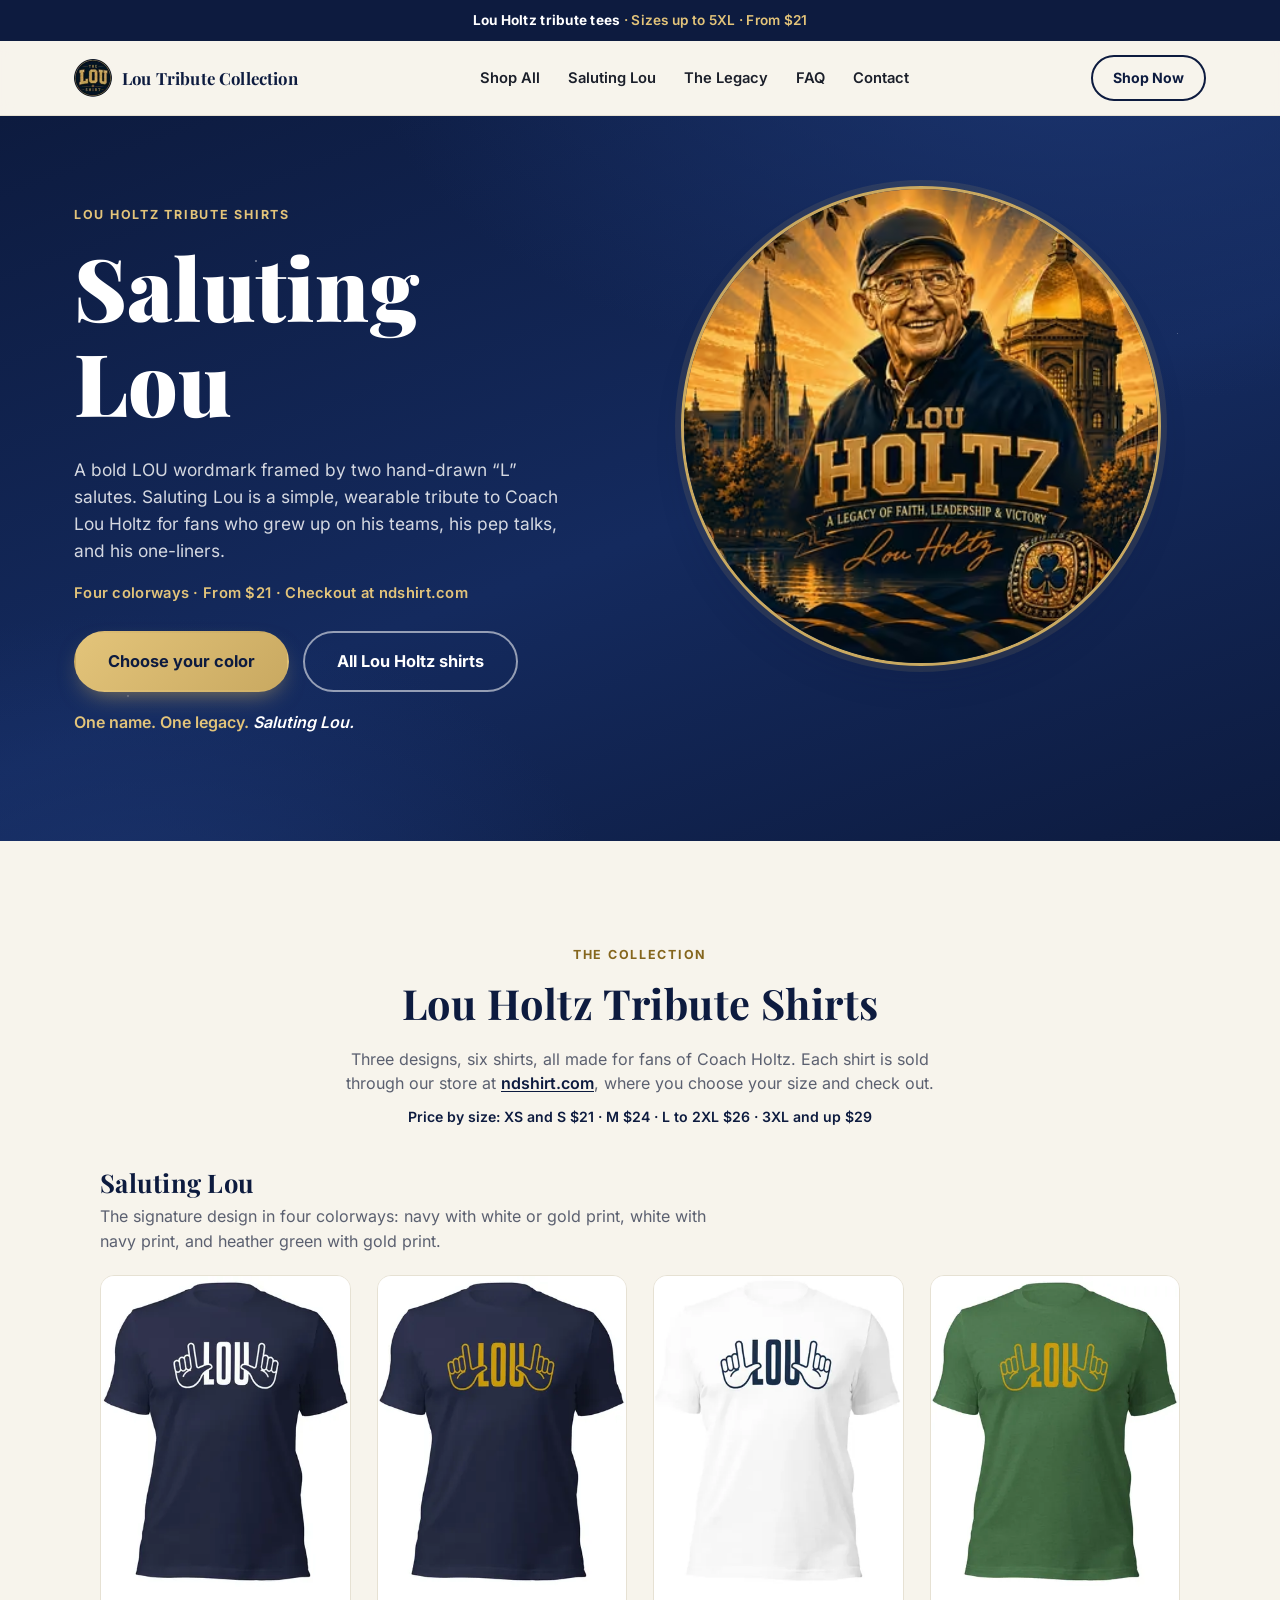
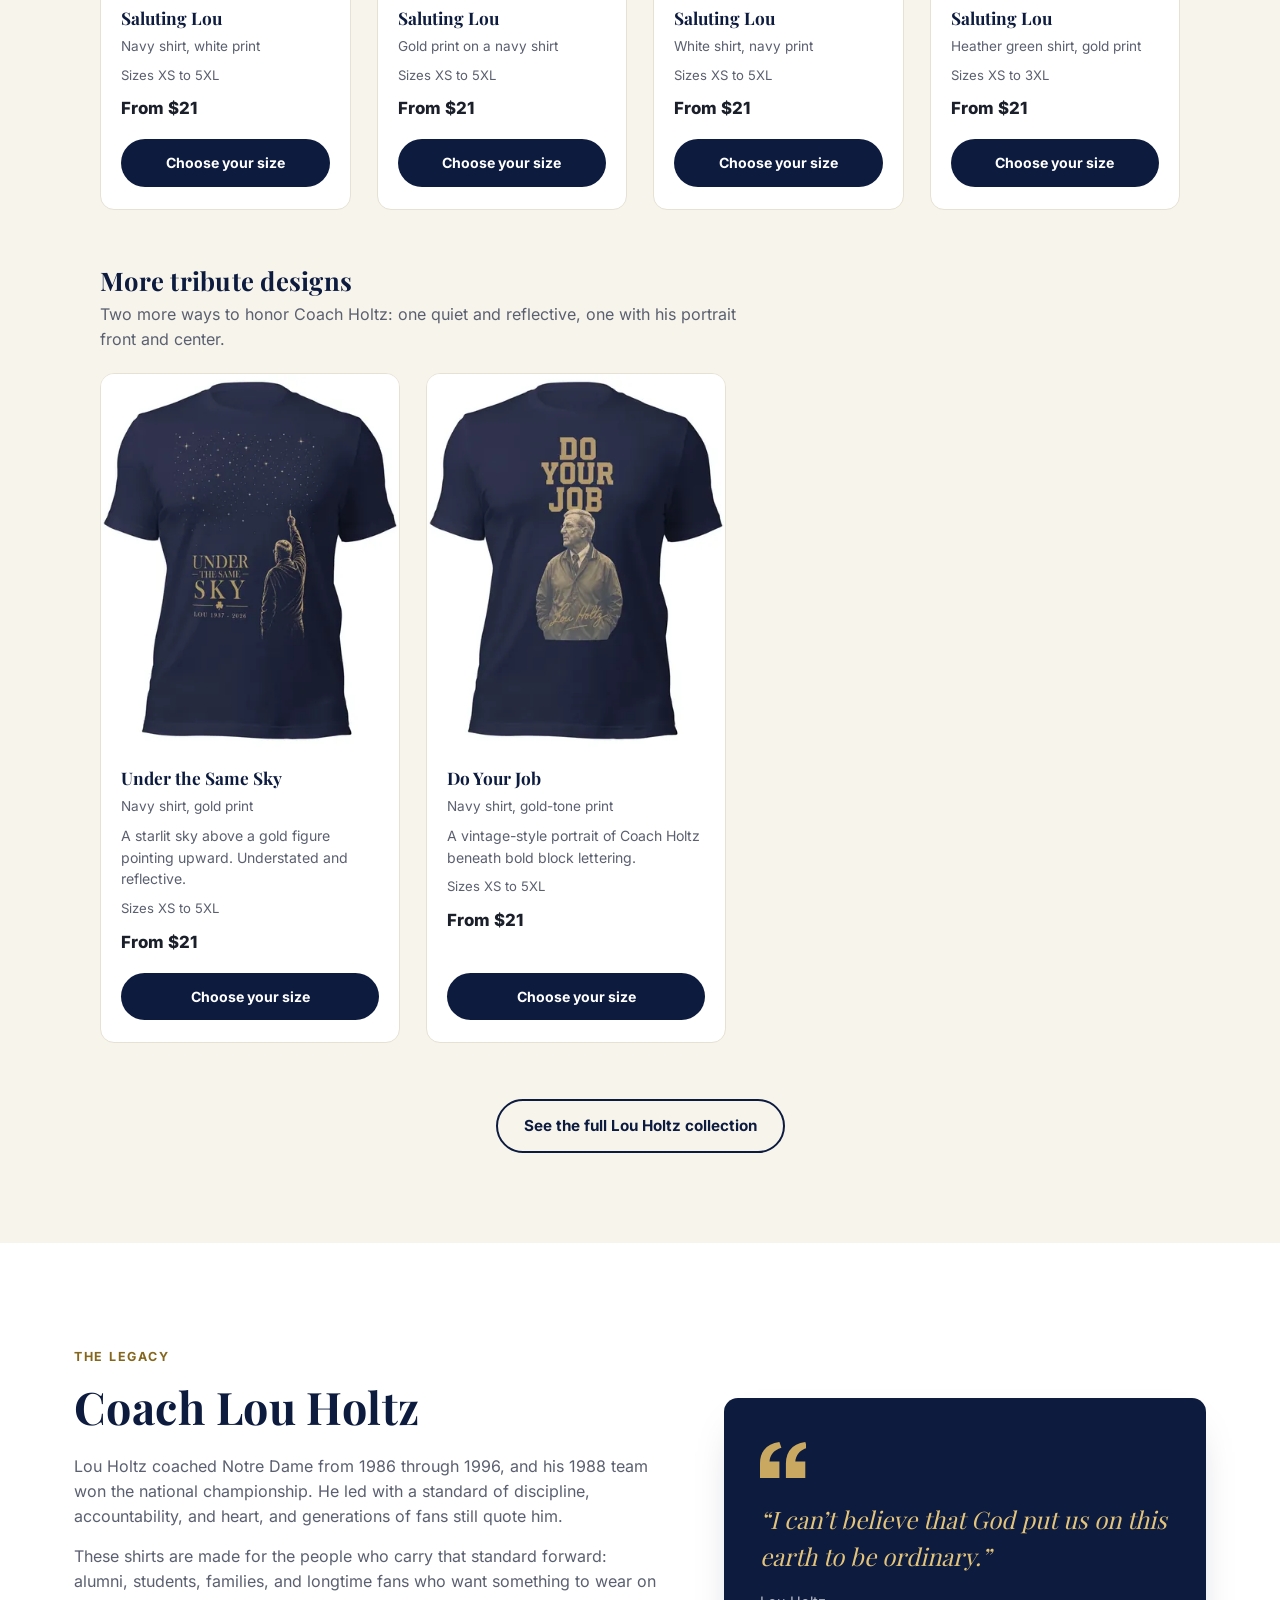
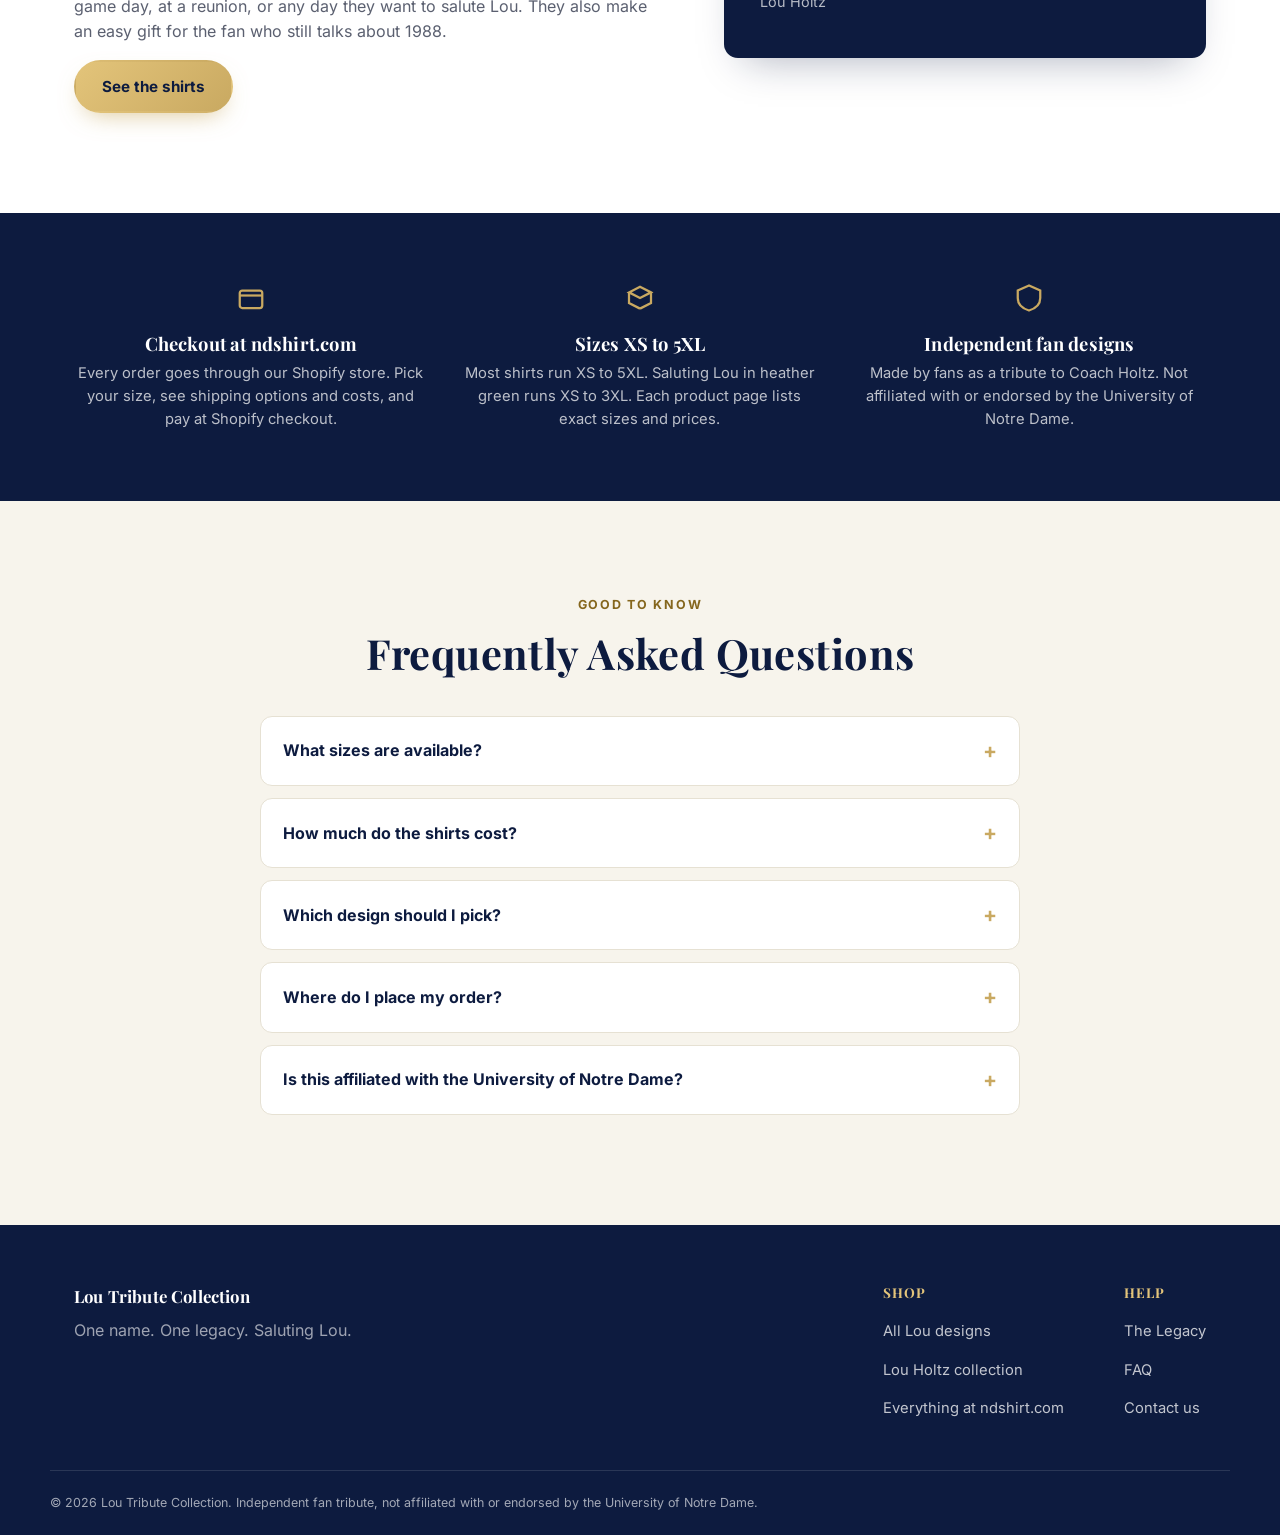
<file: index.html>
<!doctype html>
<html lang="en">
<head>
<meta charset="UTF-8" />
<meta name="viewport" content="width=device-width, initial-scale=1.0" />
<title>Saluting Lou Shirt &amp; Lou Holtz Tribute Tees | The Lou Shirt</title>
<meta name="description" content="Saluting Lou and other Lou Holtz tribute t-shirts. Four Saluting Lou colorways plus two more designs, sizes up to 5XL, from $21. Checkout at ndshirt.com." />
<link rel="canonical" href="https://theloushirt.com/" />
<meta name="theme-color" content="#0d1b3f" />
<script>document.documentElement.classList.add('js');</script>

<meta property="og:type" content="website" />
<meta property="og:site_name" content="The Lou Shirt" />
<meta property="og:title" content="Saluting Lou Shirt &amp; Lou Holtz Tribute Tees" />
<meta property="og:description" content="A wearable tribute to Coach Lou Holtz. Saluting Lou in four colorways, plus Under the Same Sky and Do Your Job. From $21 at ndshirt.com." />
<meta property="og:url" content="https://theloushirt.com/" />
<meta property="og:image" content="https://theloushirt.com/images/og-the-lou-shirt.jpg" />
<meta property="og:image:width" content="1200" />
<meta property="og:image:height" content="630" />
<meta property="og:image:alt" content="Illustrated tribute artwork of Coach Lou Holtz with the words A Legacy of Faith, Leadership and Victory" />
<meta name="twitter:card" content="summary_large_image" />

<link rel="icon" type="image/png" href="images/favicon-the-lou-shirt.png" />
<link rel="apple-touch-icon" href="images/apple-touch-icon.png" />

<link rel="preload" href="fonts/playfair-display-latin-wght-normal.woff2" as="font" type="font/woff2" crossorigin />
<link rel="preload" href="fonts/inter-latin-wght-normal.woff2" as="font" type="font/woff2" crossorigin />
<link rel="stylesheet" href="styles.css" />

<script type="application/ld+json">
{
  "@context": "https://schema.org",
  "@graph": [
    {
      "@type": "WebSite",
      "@id": "https://theloushirt.com/#website",
      "url": "https://theloushirt.com/",
      "name": "The Lou Shirt",
      "alternateName": ["Lou Tribute Collection", "theloushirt.com"],
      "inLanguage": "en-US"
    },
    {
      "@type": "WebPage",
      "@id": "https://theloushirt.com/#webpage",
      "url": "https://theloushirt.com/",
      "name": "Saluting Lou Shirt & Lou Holtz Tribute Tees",
      "description": "Saluting Lou and other Lou Holtz tribute t-shirts. Four Saluting Lou colorways plus two more designs, sizes up to 5XL, from $21. Checkout at ndshirt.com.",
      "isPartOf": { "@id": "https://theloushirt.com/#website" },
      "primaryImageOfPage": {
        "@type": "ImageObject",
        "url": "https://theloushirt.com/images/og-the-lou-shirt.jpg",
        "width": 1200,
        "height": 630
      },
      "inLanguage": "en-US"
    }
  ]
}
</script>
</head>
<body>

<a class="skip-link" href="#shop">Skip to the shirts</a>

<!-- ============ ANNOUNCEMENT BAR ============ -->
<div class="announce">
  <p><strong>Lou Holtz tribute tees</strong> · Sizes up to 5XL · From $21</p>
</div>

<!-- ============ HEADER ============ -->
<header class="site-header">
  <div class="wrap header-inner">
    <a href="#top" class="logo">
      <img class="logo-mark" src="images/opt/logo-the-lou-shirt-76.webp" width="38" height="38" alt="The Lou Shirt" />
      <span class="logo-text">Lou Tribute&nbsp;Collection</span>
    </a>

    <nav class="main-nav" id="main-nav" aria-label="Main">
      <a href="#shop">Shop All</a>
      <a href="#saluting-lou-colors">Saluting Lou</a>
      <a href="#legacy">The Legacy</a>
      <a href="#faq">FAQ</a>
      <a href="#contact">Contact</a>
    </nav>

    <div class="header-actions">
      <a class="btn btn-ghost header-shop-btn" href="#shop">Shop Now</a>
      <button type="button" class="nav-toggle" id="nav-toggle" aria-label="Menu" aria-controls="main-nav" aria-expanded="false">
        <span></span><span></span><span></span>
      </button>
    </div>
  </div>
</header>

<main id="top">

  <!-- ============ HERO ============ -->
  <section class="hero" id="saluting-lou">
    <div class="hero-bg" aria-hidden="true"></div>
    <div class="wrap hero-inner">
      <div class="hero-copy">
        <h1>
          <span class="h1-kicker">Lou Holtz tribute shirts</span>
          <span class="h1-main">Saluting<br/>Lou</span>
        </h1>
        <p class="hero-lede">
          A bold LOU wordmark framed by two hand-drawn “L” salutes. Saluting Lou
          is a simple, wearable tribute to Coach Lou Holtz for fans who grew up
          on his teams, his pep talks, and his one-liners.
        </p>
        <p class="hero-facts">Four colorways · From $21 · Checkout at ndshirt.com</p>

        <div class="hero-ctas">
          <a href="#saluting-lou-colors" class="btn btn-gold btn-lg">Choose your color</a>
          <a href="https://ndshirt.com/collections/lou-holtz?utm_source=theloushirt.com&amp;utm_medium=referral&amp;utm_campaign=lou_landing&amp;utm_content=hero_collection" target="_blank" rel="noopener" class="btn btn-outline btn-lg" data-track="hero_collection">All Lou Holtz shirts<span class="sr-only"> (opens ndshirt.com in a new tab)</span></a>
        </div>

        <p class="hero-tagline">One name. One legacy. <em>Saluting Lou.</em></p>
      </div>

      <div class="hero-art">
        <picture>
          <source type="image/avif" srcset="images/opt/hero-lou-holtz-380.avif 380w, images/opt/hero-lou-holtz-560.avif 560w, images/opt/hero-lou-holtz-760.avif 760w" sizes="(max-width: 528px) calc(100vw - 48px), 480px" />
          <source type="image/webp" srcset="images/opt/hero-lou-holtz-380.webp 380w, images/opt/hero-lou-holtz-560.webp 560w, images/opt/hero-lou-holtz-760.webp 760w" sizes="(max-width: 528px) calc(100vw - 48px), 480px" />
          <img class="hero-photo" src="images/opt/hero-lou-holtz-760.webp" width="760" height="760" fetchpriority="high" decoding="async"
               alt="Illustrated tribute artwork of Coach Lou Holtz in a ball cap, set against a golden dome, a church spire and a stadium, with the words Lou Holtz: A Legacy of Faith, Leadership and Victory" />
        </picture>
      </div>
    </div>
  </section>

  <!-- ============ SHOP ============ -->
  <section class="shop" id="shop">
    <div class="wrap">
      <div class="section-head reveal">
        <span class="eyebrow eyebrow-dark">The Collection</span>
        <h2>Lou Holtz Tribute Shirts</h2>
        <p>
          Three designs, six shirts, all made for fans of Coach Holtz. Each shirt is
          sold through our store at
          <a class="text-link" href="https://ndshirt.com/collections/lou-holtz?utm_source=theloushirt.com&amp;utm_medium=referral&amp;utm_campaign=lou_landing&amp;utm_content=intro_collection" target="_blank" rel="noopener" data-track="intro_collection">ndshirt.com</a>,
          where you choose your size and check out.
        </p>
        <p class="price-note">Price by size: XS and S $21 · M $24 · L to 2XL $26 · 3XL and up $29</p>
      </div>

      <div class="product-group" id="saluting-lou-colors">
        <div class="group-head reveal">
          <h3>Saluting Lou</h3>
          <p>The signature design in four colorways: navy with white or gold print, white with navy print, and heather green with gold print.</p>
        </div>

        <div class="product-grid">
          <article class="product-card">
            <div class="product-visual">
              <img class="tee-photo" src="images/opt/saluting-lou-navy-400.webp" srcset="images/opt/saluting-lou-navy-400.webp 400w, images/opt/saluting-lou-navy-800.webp 800w" sizes="(max-width: 600px) calc(100vw - 48px), 260px" width="400" height="483" loading="lazy" decoding="async"
                   alt="Navy Saluting Lou t-shirt with a white LOU wordmark between two hands making an L sign" />
            </div>
            <div class="product-body">
              <h4 class="product-name">Saluting Lou</h4>
              <p class="product-variant">Navy shirt, white print</p>
              <p class="product-meta">Sizes XS to 5XL</p>
              <p class="product-price">From $21</p>
              <a class="product-cta" href="https://ndshirt.com/products/saluting-lou-navy-blue?utm_source=theloushirt.com&amp;utm_medium=referral&amp;utm_campaign=lou_landing&amp;utm_content=card_saluting_navy" target="_blank" rel="noopener" data-track="card_saluting_navy">Choose your size<span class="sr-only">: Saluting Lou, navy shirt with white print (opens ndshirt.com in a new tab)</span></a>
            </div>
          </article>

          <article class="product-card">
            <div class="product-visual">
              <img class="tee-photo" src="images/opt/saluting-lou-gold-400.webp" srcset="images/opt/saluting-lou-gold-400.webp 400w, images/opt/saluting-lou-gold-800.webp 800w" sizes="(max-width: 600px) calc(100vw - 48px), 260px" width="400" height="484" loading="lazy" decoding="async"
                   alt="Navy Saluting Lou t-shirt with a gold LOU wordmark between two hands making an L sign" />
            </div>
            <div class="product-body">
              <h4 class="product-name">Saluting Lou</h4>
              <p class="product-variant">Gold print on a navy shirt</p>
              <p class="product-meta">Sizes XS to 5XL</p>
              <p class="product-price">From $21</p>
              <a class="product-cta" href="https://ndshirt.com/products/saluting-lou-gold?utm_source=theloushirt.com&amp;utm_medium=referral&amp;utm_campaign=lou_landing&amp;utm_content=card_saluting_gold" target="_blank" rel="noopener" data-track="card_saluting_gold">Choose your size<span class="sr-only">: Saluting Lou, gold print on a navy shirt (opens ndshirt.com in a new tab)</span></a>
            </div>
          </article>

          <article class="product-card">
            <div class="product-visual">
              <img class="tee-photo" src="images/opt/saluting-lou-white-400.webp" srcset="images/opt/saluting-lou-white-400.webp 400w, images/opt/saluting-lou-white-800.webp 800w" sizes="(max-width: 600px) calc(100vw - 48px), 260px" width="400" height="485" loading="lazy" decoding="async"
                   alt="White Saluting Lou t-shirt with a navy LOU wordmark between two hands making an L sign" />
            </div>
            <div class="product-body">
              <h4 class="product-name">Saluting Lou</h4>
              <p class="product-variant">White shirt, navy print</p>
              <p class="product-meta">Sizes XS to 5XL</p>
              <p class="product-price">From $21</p>
              <a class="product-cta" href="https://ndshirt.com/products/saluting-lou-white?utm_source=theloushirt.com&amp;utm_medium=referral&amp;utm_campaign=lou_landing&amp;utm_content=card_saluting_white" target="_blank" rel="noopener" data-track="card_saluting_white">Choose your size<span class="sr-only">: Saluting Lou, white shirt with navy print (opens ndshirt.com in a new tab)</span></a>
            </div>
          </article>

          <article class="product-card">
            <div class="product-visual">
              <img class="tee-photo" src="images/opt/saluting-lou-green-400.webp" srcset="images/opt/saluting-lou-green-400.webp 400w, images/opt/saluting-lou-green-800.webp 800w" sizes="(max-width: 600px) calc(100vw - 48px), 260px" width="400" height="484" loading="lazy" decoding="async"
                   alt="Heather green Saluting Lou t-shirt with a gold LOU wordmark between two hands making an L sign" />
            </div>
            <div class="product-body">
              <h4 class="product-name">Saluting Lou</h4>
              <p class="product-variant">Heather green shirt, gold print</p>
              <p class="product-meta">Sizes XS to 3XL</p>
              <p class="product-price">From $21</p>
              <a class="product-cta" href="https://ndshirt.com/products/saluting-lou-green?utm_source=theloushirt.com&amp;utm_medium=referral&amp;utm_campaign=lou_landing&amp;utm_content=card_saluting_green" target="_blank" rel="noopener" data-track="card_saluting_green">Choose your size<span class="sr-only">: Saluting Lou, heather green shirt with gold print (opens ndshirt.com in a new tab)</span></a>
            </div>
          </article>
        </div>
      </div>

      <div class="product-group" id="more-designs">
        <div class="group-head reveal">
          <h3>More tribute designs</h3>
          <p>Two more ways to honor Coach Holtz: one quiet and reflective, one with his portrait front and center.</p>
        </div>

        <div class="product-grid product-grid-2">
          <article class="product-card">
            <div class="product-visual">
              <img class="tee-photo" src="images/opt/under-the-same-sky-navy-400.webp" srcset="images/opt/under-the-same-sky-navy-400.webp 400w, images/opt/under-the-same-sky-navy-800.webp 800w" sizes="(max-width: 600px) calc(100vw - 48px), 260px" width="400" height="484" loading="lazy" decoding="async"
                   alt="Navy Under the Same Sky t-shirt showing a gold figure pointing up at a starry sky, with the text Lou 1937 - 2026" />
            </div>
            <div class="product-body">
              <h4 class="product-name">Under the Same Sky</h4>
              <p class="product-variant">Navy shirt, gold print</p>
              <p class="product-desc">A starlit sky above a gold figure pointing upward. Understated and reflective.</p>
              <p class="product-meta">Sizes XS to 5XL</p>
              <p class="product-price">From $21</p>
              <a class="product-cta" href="https://ndshirt.com/products/lou-same-sky?utm_source=theloushirt.com&amp;utm_medium=referral&amp;utm_campaign=lou_landing&amp;utm_content=card_same_sky" target="_blank" rel="noopener" data-track="card_same_sky">Choose your size<span class="sr-only">: Under the Same Sky, navy shirt (opens ndshirt.com in a new tab)</span></a>
            </div>
          </article>

          <article class="product-card">
            <div class="product-visual">
              <img class="tee-photo" src="images/opt/do-your-job-navy-400.webp" srcset="images/opt/do-your-job-navy-400.webp 400w, images/opt/do-your-job-navy-800.webp 800w" sizes="(max-width: 600px) calc(100vw - 48px), 260px" width="400" height="484" loading="lazy" decoding="async"
                   alt="Navy Do Your Job t-shirt with a vintage-style portrait of Lou Holtz under bold Do Your Job lettering and a script signature" />
            </div>
            <div class="product-body">
              <h4 class="product-name">Do Your Job</h4>
              <p class="product-variant">Navy shirt, gold-tone print</p>
              <p class="product-desc">A vintage-style portrait of Coach Holtz beneath bold block lettering.</p>
              <p class="product-meta">Sizes XS to 5XL</p>
              <p class="product-price">From $21</p>
              <a class="product-cta" href="https://ndshirt.com/products/lou-holtz-do-your-job?utm_source=theloushirt.com&amp;utm_medium=referral&amp;utm_campaign=lou_landing&amp;utm_content=card_do_your_job" target="_blank" rel="noopener" data-track="card_do_your_job">Choose your size<span class="sr-only">: Do Your Job, navy shirt (opens ndshirt.com in a new tab)</span></a>
            </div>
          </article>
        </div>
      </div>

      <p class="shop-more reveal">
        <a class="btn btn-ghost" href="https://ndshirt.com/collections/lou-holtz?utm_source=theloushirt.com&amp;utm_medium=referral&amp;utm_campaign=lou_landing&amp;utm_content=grid_collection" target="_blank" rel="noopener" data-track="grid_collection">See the full Lou Holtz collection<span class="sr-only"> (opens ndshirt.com in a new tab)</span></a>
      </p>
    </div>
  </section>

  <!-- ============ LEGACY / STORY ============ -->
  <section class="legacy" id="legacy">
    <div class="wrap legacy-inner">
      <div class="legacy-copy reveal">
        <span class="eyebrow eyebrow-dark">The Legacy</span>
        <h2>Coach Lou Holtz</h2>
        <p>
          Lou Holtz coached Notre Dame from 1986 through 1996, and his 1988 team
          won the national championship. He led with a standard of discipline,
          accountability, and heart, and generations of fans still quote him.
        </p>
        <p>
          These shirts are made for the people who carry that standard forward:
          alumni, students, families, and longtime fans who want something to
          wear on game day, at a reunion, or any day they want to salute Lou.
          They also make an easy gift for the fan who still talks about 1988.
        </p>
        <a href="#shop" class="btn btn-gold">See the shirts</a>
      </div>

      <blockquote class="legacy-quote reveal">
        <svg class="quote-mark" width="46" height="36" viewBox="0 0 46 36" aria-hidden="true">
          <path d="M0 36V21.6C0 9.6 6.5 1.9 19.4 0l2 5.8C13.8 8 10.1 12.9 9.5 19.4h9.9V36H0Zm25.9 0V21.6c0-12 6.5-19.7 19.4-21.6l1.9 5.8c-7.5 2.2-11.2 7.1-11.9 13.6h10V36H25.9Z" fill="#c9a961"/>
        </svg>
        <p>“I can’t believe that God put us on this earth to be ordinary.”</p>
        <cite>Lou Holtz</cite>
      </blockquote>
    </div>
  </section>

  <!-- ============ HOW IT WORKS / TRUST ============ -->
  <section class="trust" aria-labelledby="trust-heading">
    <h2 id="trust-heading" class="sr-only">How ordering works</h2>
    <div class="wrap trust-grid">
      <div class="trust-item reveal">
        <svg width="30" height="30" viewBox="0 0 24 24" fill="none" stroke="#c9a961" stroke-width="1.8" aria-hidden="true"><rect x="3" y="6" width="18" height="14" rx="2"/><path d="M3 10h18"/></svg>
        <h3>Checkout at ndshirt.com</h3>
        <p>Every order goes through our Shopify store. Pick your size, see shipping options and costs, and pay at Shopify checkout.</p>
      </div>
      <div class="trust-item reveal">
        <svg width="30" height="30" viewBox="0 0 24 24" fill="none" stroke="#c9a961" stroke-width="1.8" aria-hidden="true"><path d="M20.8 7.5 12 3 3.2 7.5 12 12l8.8-4.5Z"/><path d="M3.2 7.5V16l8.8 4.5"/><path d="M20.8 7.5V16L12 20.5"/></svg>
        <h3>Sizes XS to 5XL</h3>
        <p>Most shirts run XS to 5XL. Saluting Lou in heather green runs XS to 3XL. Each product page lists exact sizes and prices.</p>
      </div>
      <div class="trust-item reveal">
        <svg width="30" height="30" viewBox="0 0 24 24" fill="none" stroke="#c9a961" stroke-width="1.8" aria-hidden="true"><path d="M12 2 3 6v6c0 5 4 8.5 9 10 5-1.5 9-5 9-10V6l-9-4Z"/></svg>
        <h3>Independent fan designs</h3>
        <p>Made by fans as a tribute to Coach Holtz. Not affiliated with or endorsed by the University of Notre Dame.</p>
      </div>
    </div>
  </section>

  <!-- ============ FAQ ============ -->
  <section class="faq" id="faq">
    <div class="wrap">
      <div class="section-head reveal">
        <span class="eyebrow eyebrow-dark">Good to Know</span>
        <h2>Frequently Asked Questions</h2>
      </div>
      <div class="faq-list reveal">
        <details class="faq-item">
          <summary>What sizes are available?</summary>
          <p>Saluting Lou in navy, gold on navy, and white, plus Under the Same Sky and Do Your Job, come in XS through 5XL. Saluting Lou in heather green comes in XS through 3XL. You choose your size on the product page at ndshirt.com.</p>
        </details>
        <details class="faq-item">
          <summary>How much do the shirts cost?</summary>
          <p>Price depends on size: XS and S are $21, M is $24, L through 2XL are $26, and 3XL and up are $29 (USD), as listed at ndshirt.com in October 2026. The store always shows the current price before you pay.</p>
        </details>
        <details class="faq-item">
          <summary>Which design should I pick?</summary>
          <p>Saluting Lou is the bold, easy-to-spot design and comes in four colorways. Under the Same Sky is quieter, with a starlit sky and a small gold figure. Do Your Job puts a vintage-style portrait of Coach Holtz front and center.</p>
        </details>
        <details class="faq-item">
          <summary>Where do I place my order?</summary>
          <p>All orders are placed through our Shopify store at ndshirt.com. Shipping options and costs appear at checkout. For questions about an order, use the <a class="text-link" href="https://ndshirt.com/pages/contact" target="_blank" rel="noopener">contact form at ndshirt.com</a>.</p>
        </details>
        <details class="faq-item">
          <summary>Is this affiliated with the University of Notre Dame?</summary>
          <p>No. This is an independent fan tribute celebrating Coach Lou Holtz's legacy. It is not officially licensed or endorsed by the University of Notre Dame.</p>
        </details>
      </div>
    </div>
  </section>

</main>

<!-- ============ FOOTER ============ -->
<footer class="site-footer" id="contact">
  <div class="wrap footer-inner">
    <div class="footer-brand">
      <span class="logo-text">Lou Tribute Collection</span>
      <p>One name. One legacy. Saluting Lou.</p>
    </div>
    <div class="footer-links">
      <div>
        <h2 class="footer-heading">Shop</h2>
        <a href="#shop">All Lou designs</a>
        <a href="https://ndshirt.com/collections/lou-holtz?utm_source=theloushirt.com&amp;utm_medium=referral&amp;utm_campaign=lou_landing&amp;utm_content=footer_collection" target="_blank" rel="noopener" data-track="footer_collection">Lou Holtz collection</a>
        <a href="https://ndshirt.com/collections/all?utm_source=theloushirt.com&amp;utm_medium=referral&amp;utm_campaign=lou_landing&amp;utm_content=footer_all" target="_blank" rel="noopener" data-track="footer_all">Everything at ndshirt.com</a>
      </div>
      <div>
        <h2 class="footer-heading">Help</h2>
        <a href="#legacy">The Legacy</a>
        <a href="#faq">FAQ</a>
        <a href="https://ndshirt.com/pages/contact" target="_blank" rel="noopener">Contact us</a>
      </div>
    </div>
  </div>
  <div class="wrap footer-bottom">
    <p>&copy; <span id="year">2026</span> Lou Tribute Collection. Independent fan tribute, not affiliated with or endorsed by the University of Notre Dame.</p>
  </div>
</footer>

<!-- sticky mobile buy bar -->
<div class="sticky-buy">
  <div>
    <strong>Lou Holtz tribute tees</strong>
    <span>From $21</span>
  </div>
  <a href="https://ndshirt.com/collections/lou-holtz?utm_source=theloushirt.com&amp;utm_medium=referral&amp;utm_campaign=lou_landing&amp;utm_content=sticky_collection" target="_blank" rel="noopener" class="btn btn-gold" data-track="sticky_collection">Shop now<span class="sr-only"> (opens ndshirt.com in a new tab)</span></a>
</div>

<script src="script.js" defer></script>
</body>
</html>
</file>
<file: styles.css>
/* =========================================================
   Saluting Lou: Tribute Collection
   Palette: navy + gold, warm cream, editorial serif headlines
   ========================================================= */

/* Self-hosted variable fonts (SIL OFL 1.1, see fonts/LICENSE-*.txt).
   Replaces the Google Fonts stylesheet, which blocked first render. */
@font-face {
  font-family: 'Playfair Display';
  font-style: normal;
  font-display: swap;
  font-weight: 400 900;
  src: url('fonts/playfair-display-latin-wght-normal.woff2') format('woff2');
  unicode-range: U+0000-00FF,U+0131,U+0152-0153,U+02BB-02BC,U+02C6,U+02DA,U+02DC,U+0304,U+0308,U+0329,U+2000-206F,U+20AC,U+2122,U+2191,U+2193,U+2212,U+2215,U+FEFF,U+FFFD;
}
@font-face {
  font-family: 'Inter';
  font-style: normal;
  font-display: swap;
  font-weight: 100 900;
  src: url('fonts/inter-latin-wght-normal.woff2') format('woff2');
  unicode-range: U+0000-00FF,U+0131,U+0152-0153,U+02BB-02BC,U+02C6,U+02DA,U+02DC,U+0304,U+0308,U+0329,U+2000-206F,U+20AC,U+2122,U+2191,U+2193,U+2212,U+2215,U+FEFF,U+FFFD;
}

:root {
  --navy: #0d1b3f;
  --navy-2: #142a5e;
  --navy-3: #1c3672;
  --gold: #c9a961;
  --gold-bright: #e3c47a;
  --gold-text: #85661d; /* gold dark enough for text on white/cream (AA) */
  --cream: #f7f4ec;
  --white: #ffffff;
  --ink: #1b1f2a;
  --grey: #5b6070;
  --line: #e6e1d3;
  --radius: 14px;
  --shadow: 0 20px 40px -20px rgba(13, 27, 63, 0.35);
  --maxw: 1180px;
}

* { box-sizing: border-box; }
html { scroll-behavior: smooth; }
body {
  margin: 0;
  font-family: 'Inter', -apple-system, BlinkMacSystemFont, 'Segoe UI', sans-serif;
  color: var(--ink);
  background: var(--cream);
  line-height: 1.55;
  -webkit-font-smoothing: antialiased;
}
h1, h2, h3, .logo-text {
  font-family: 'Playfair Display', Georgia, serif;
  margin: 0 0 .5em;
  line-height: 1.1;
  letter-spacing: .01em;
}
p { margin: 0 0 1em; color: var(--grey); }
a { color: inherit; text-decoration: none; }
img { max-width: 100%; display: block; }
.wrap { max-width: var(--maxw); margin: 0 auto; padding: 0 24px; }
.text-link { text-decoration: underline; text-underline-offset: 2px; color: var(--navy); font-weight: 600; }
.text-link:hover { color: var(--gold-text); }

/* keyboard focus */
:focus-visible { outline: 3px solid var(--gold-text); outline-offset: 3px; border-radius: 6px; }
.hero :focus-visible, .trust :focus-visible, .site-footer :focus-visible, .sticky-buy :focus-visible, .announce :focus-visible { outline-color: var(--gold-bright); }

.skip-link {
  position: absolute; left: 12px; top: -60px; z-index: 100;
  background: var(--navy); color: var(--white); padding: 10px 16px; border-radius: 8px; font-weight: 700;
}
.skip-link:focus { top: 12px; }

.sr-only {
  position: absolute; width: 1px; height: 1px; padding: 0; margin: -1px;
  overflow: hidden; clip: rect(0,0,0,0); white-space: nowrap; border: 0;
}

/* ---------- buttons ---------- */
.btn {
  display: inline-flex; align-items: center; justify-content: center;
  padding: 13px 26px; border-radius: 999px; font-weight: 700; font-size: 0.95rem;
  border: 2px solid transparent; cursor: pointer; transition: transform .15s ease, box-shadow .15s ease, background .15s ease, color .15s ease;
  white-space: nowrap;
}
.btn:hover { transform: translateY(-2px); }
.btn-gold { background: linear-gradient(135deg, var(--gold-bright), var(--gold)); color: var(--navy); box-shadow: 0 10px 24px -10px rgba(201,169,97,.7); }
.btn-gold:hover { box-shadow: 0 14px 28px -10px rgba(201,169,97,.85); }
.btn-outline { border-color: rgba(255,255,255,.55); color: var(--white); }
.btn-outline:hover { background: rgba(255,255,255,.12); }
.btn-ghost { border-color: var(--navy); color: var(--navy); }
.btn-ghost:hover { background: var(--navy); color: var(--white); }
.btn-lg { padding: 16px 32px; font-size: 1.02rem; }

/* ---------- announcement bar ---------- */
.announce {
  background: var(--navy); color: var(--gold-bright);
  text-align: center; font-size: .85rem; font-weight: 600; letter-spacing: .02em;
  padding: 10px 16px;
}
.announce p { margin: 0; color: inherit; }
.announce strong { color: var(--white); }

/* ---------- header ---------- */
.site-header {
  position: sticky; top: 0; z-index: 50;
  background: rgba(247,244,236,.92); backdrop-filter: blur(8px);
  border-bottom: 1px solid var(--line);
}
.header-inner { display: flex; align-items: center; justify-content: space-between; padding-top: 14px; padding-bottom: 14px; gap: 20px; }
.logo { display: flex; align-items: center; gap: 10px; }
.logo-text { font-size: 1.05rem; font-weight: 700; color: var(--navy); margin: 0; }
.main-nav { display: flex; gap: 28px; }
.main-nav a { font-size: .92rem; font-weight: 600; color: var(--ink); padding: 6px 0; }
.main-nav a:hover { color: var(--gold); }
.header-actions { display: flex; align-items: center; gap: 12px; }
.header-shop-btn { padding: 10px 20px; font-size: .88rem; }

.nav-toggle {
  display: none; flex-direction: column; justify-content: center; gap: 5px;
  width: 44px; height: 44px; border: none; background: none; cursor: pointer; padding: 0;
}
.nav-toggle span { display: block; height: 2px; width: 30px; margin: 0 auto; background: var(--navy); border-radius: 2px; }

/* ---------- hero ---------- */
.hero { position: relative; overflow: hidden; color: var(--white); background: var(--navy); }
.hero-bg {
  position: absolute; inset: 0;
  background:
    radial-gradient(1200px 600px at 85% -10%, rgba(28,54,114,.9), transparent 60%),
    radial-gradient(800px 500px at 10% 110%, rgba(28,54,114,.7), transparent 60%),
    linear-gradient(160deg, var(--navy) 0%, var(--navy-2) 55%, var(--navy) 100%);
}
.hero-bg::after {
  content: ''; position: absolute; inset: 0; opacity: .5;
  background-image:
    radial-gradient(1.5px 1.5px at 20% 20%, rgba(255,255,255,.7) 50%, transparent 51%),
    radial-gradient(1.5px 1.5px at 70% 15%, rgba(255,255,255,.5) 50%, transparent 51%),
    radial-gradient(1px 1px at 40% 60%, rgba(255,255,255,.55) 50%, transparent 51%),
    radial-gradient(1.5px 1.5px at 85% 65%, rgba(255,255,255,.4) 50%, transparent 51%),
    radial-gradient(1px 1px at 55% 85%, rgba(255,255,255,.5) 50%, transparent 51%),
    radial-gradient(1.5px 1.5px at 10% 80%, rgba(255,255,255,.4) 50%, transparent 51%),
    radial-gradient(1px 1px at 92% 30%, rgba(255,255,255,.5) 50%, transparent 51%);
  background-size: 100% 100%;
}
.hero-inner {
  position: relative; z-index: 1;
  display: grid; grid-template-columns: 1fr .9fr; gap: 24px; align-items: center;
  padding-top: 90px; padding-bottom: 90px;
}
.eyebrow {
  display: inline-block; font-size: .78rem; font-weight: 700; letter-spacing: .14em; text-transform: uppercase;
  color: var(--gold-bright); margin-bottom: 16px;
}
.eyebrow-dark { color: var(--gold-text); }
.hero h1 { color: var(--white); margin-bottom: 28px; }
.hero h1 .h1-kicker {
  display: block; font-family: 'Inter', -apple-system, BlinkMacSystemFont, 'Segoe UI', sans-serif;
  font-size: .78rem; font-weight: 700; letter-spacing: .14em; text-transform: uppercase;
  color: var(--gold-bright); margin-bottom: 16px; line-height: 1.4;
}
.hero h1 .h1-main { display: block; font-size: clamp(3rem, 7vw, 5.4rem); font-weight: 900; }
.hero-facts { color: var(--gold-bright); font-weight: 600; font-size: .92rem; letter-spacing: .02em; margin: 0; }
.hero-lede { color: rgba(255,255,255,.82); font-size: 1.08rem; max-width: 46ch; }

.hero-ctas { display: flex; flex-wrap: wrap; gap: 14px; margin: 26px 0 18px; }
.hero-tagline { color: var(--gold-bright); font-weight: 600; font-size: 1rem; }
.hero-tagline em { font-style: italic; color: var(--white); }

/* hero photo */
.hero-art { display: flex; justify-content: flex-start; align-self: start; margin-top: -20px; }
.hero-art picture { display: block; width: 100%; max-width: 480px; }
.hero-photo {
  width: 100%; height: auto; max-width: 480px; aspect-ratio: 1 / 1;
  object-fit: cover; object-position: center center;
  border-radius: 50%;
  border: 3px solid var(--gold);
  box-shadow: 0 0 0 6px rgba(201,169,97,.12), var(--shadow);
}

/* ---------- legacy ---------- */
.legacy { background: var(--white); padding: 100px 0; }
.legacy-inner { display: grid; grid-template-columns: 1.1fr .9fr; gap: 60px; align-items: center; }
.legacy h2 { font-size: clamp(2rem, 4vw, 2.8rem); color: var(--navy); }
.legacy-quote {
  margin: 0; background: var(--navy); color: var(--white); border-radius: var(--radius);
  padding: 44px 36px; position: relative; box-shadow: var(--shadow);
}
.legacy-quote p { color: var(--gold-bright); font-family: 'Playfair Display', serif; font-size: 1.5rem; font-style: italic; margin: 16px 0 14px; }
.legacy-quote cite { color: rgba(255,255,255,.7); font-style: normal; font-size: .9rem; }

/* ---------- shop ---------- */
.shop { padding: 100px 0 90px; }
.section-head { text-align: center; max-width: 640px; margin: 0 auto 40px; }
.section-head h2 { font-size: clamp(2rem, 4vw, 2.6rem); color: var(--navy); }
.section-head p { margin: 0; }
.section-head p + p { margin-top: 10px; }
.price-note { font-size: .88rem; font-weight: 600; color: var(--navy); }

.product-group { max-width: 1080px; margin: 0 auto 56px; }
.group-head { max-width: 640px; margin: 0 0 22px; }
.group-head h3 { font-size: 1.6rem; color: var(--navy); margin-bottom: .3em; }
.group-head p { margin: 0; }
.shop-more { text-align: center; margin: 0; }

.product-grid {
  display: grid; grid-template-columns: repeat(auto-fit, minmax(240px, 1fr));
  gap: 26px;
}
.product-grid-2 { grid-template-columns: repeat(auto-fit, minmax(240px, 300px)); }
.product-card {
  background: var(--white); border-radius: var(--radius); overflow: hidden; border: 1px solid var(--line);
  display: flex; flex-direction: column; transition: transform .2s ease, box-shadow .2s ease;
}
.product-card:hover { transform: translateY(-6px); box-shadow: var(--shadow); }
.product-visual {
  position: relative; aspect-ratio: 4/5; display: flex; align-items: center; justify-content: center;
  overflow: hidden; background: #f0ece2;
}
.product-visual .tee { width: 62%; }
.product-visual .tee-photo { width: 100%; height: 100%; object-fit: cover; object-position: center top; }
.product-tag {
  position: absolute; top: 12px; left: 12px; background: var(--gold); color: var(--navy);
  font-size: .68rem; font-weight: 800; letter-spacing: .06em; text-transform: uppercase;
  padding: 5px 10px; border-radius: 999px;
}
.product-body { padding: 18px 20px 22px; display: flex; flex-direction: column; gap: 4px; flex: 1; }
.product-name { font-family: 'Playfair Display', serif; font-weight: 700; font-size: 1.08rem; color: var(--navy); margin: 0; }
.product-variant { color: var(--grey); font-size: .85rem; margin: 0 0 4px; }
.product-desc { font-size: .88rem; margin: 0 0 4px; }
.product-meta { font-size: .82rem; margin: 0; color: var(--grey); }
.product-price { font-weight: 800; font-size: 1.05rem; color: var(--ink); margin: 6px 0 14px; }
.product-cta {
  margin-top: auto; text-align: center; padding: 13px 18px; border-radius: 999px; min-height: 44px;
  background: var(--navy); color: var(--white); font-weight: 700; font-size: .88rem;
  transition: background .15s ease;
}
.product-cta:hover { background: var(--gold); color: var(--navy); }

/* ---------- trust ---------- */
.trust { background: var(--navy); color: var(--white); padding: 70px 0; }
.trust-grid { display: grid; grid-template-columns: repeat(3, 1fr); gap: 36px; }
.trust-item { text-align: center; }
.trust-item h3 { color: var(--white); font-size: 1.15rem; margin: 14px 0 8px; }
.trust-item p { color: rgba(255,255,255,.72); margin: 0; font-size: .92rem; }

/* ---------- faq ---------- */
.faq { padding: 90px 0 110px; }
.faq-list { max-width: 760px; margin: 0 auto; display: flex; flex-direction: column; gap: 12px; }
.faq-item { background: var(--white); border: 1px solid var(--line); border-radius: 12px; padding: 18px 22px; }
.faq-item summary { font-weight: 700; color: var(--navy); cursor: pointer; list-style: none; display: flex; justify-content: space-between; align-items: center; }
.faq-item summary::after { content: '+'; font-size: 1.3rem; color: var(--gold); margin-left: 12px; }
.faq-item[open] summary::after { content: '–'; }
.faq-item summary::-webkit-details-marker { display: none; }
.faq-item p { margin: 14px 0 0; }

/* ---------- footer ---------- */
.site-footer { background: var(--navy); color: rgba(255,255,255,.75); padding: 60px 0 0; }
.footer-inner { display: flex; justify-content: space-between; flex-wrap: wrap; gap: 40px; padding-bottom: 40px; border-bottom: 1px solid rgba(255,255,255,.12); }
.footer-brand .logo-text { color: var(--white); }
.footer-brand p { color: rgba(255,255,255,.6); margin-top: 8px; }
.footer-links { display: flex; gap: 60px; }
.footer-links .footer-heading { color: var(--gold-bright); font-size: .85rem; text-transform: uppercase; letter-spacing: .08em; margin: 0 0 14px; }
.footer-links a { display: block; padding: 6px 0; margin-bottom: 4px; color: rgba(255,255,255,.75); font-size: .92rem; }
.footer-links a:hover { color: var(--gold-bright); }
.footer-bottom { padding: 22px 0; }
.footer-bottom p { margin: 0; font-size: .78rem; color: rgba(255,255,255,.62); }

/* ---------- sticky mobile buy bar ---------- */
.sticky-buy {
  position: fixed; left: 0; right: 0; bottom: 0; z-index: 60;
  background: var(--navy); color: var(--white); border-top: 1px solid rgba(255,255,255,.15);
  display: none; align-items: center; justify-content: space-between; gap: 14px;
  padding: 12px 18px; box-shadow: 0 -10px 30px rgba(0,0,0,.25);
}
.sticky-buy strong { display: block; font-family: 'Playfair Display', serif; }
.sticky-buy span { font-size: .78rem; color: rgba(255,255,255,.72); }

/* ---------- reveal animation ---------- */
.js .reveal { opacity: 0; transform: translateY(18px); transition: opacity .6s ease, transform .6s ease; }
.js .reveal.is-visible { opacity: 1; transform: translateY(0); }
@media (prefers-reduced-motion: reduce) {
  html { scroll-behavior: auto; }
  .js .reveal { opacity: 1; transform: none; transition: none; }
  .btn:hover, .product-card:hover { transform: none; }
}

/* ---------- responsive ---------- */
@media (max-width: 900px) {
  .hero-inner { grid-template-columns: 1fr; padding-top: 60px; }
  .hero-art { order: -1; justify-content: center; margin-top: 0; }
  .legacy-inner { grid-template-columns: 1fr; }
  .trust-grid { grid-template-columns: 1fr; gap: 30px; }
}
@media (max-width: 720px) {
  .main-nav { display: none; }
  .nav-toggle { display: flex; }
  .header-shop-btn { display: none; }
  .site-header.nav-open .main-nav a { padding: 6px 0; }
  .site-header.nav-open .main-nav {
    display: flex; flex-direction: column; position: absolute; top: 100%; left: 0; right: 0;
    background: var(--cream); padding: 20px 24px; gap: 16px; border-bottom: 1px solid var(--line);
  }
  .sticky-buy { display: flex; }
  body { padding-bottom: 70px; }
  .footer-inner { flex-direction: column; }
}

/* ---------- 404 page ---------- */
.notfound { min-height: 100vh; display: flex; align-items: center; text-align: center; padding: 60px 0; }
.notfound .wrap { max-width: 560px; }
.notfound img { margin: 0 auto 24px; }
.notfound h1 { font-size: clamp(2rem, 6vw, 3rem); color: var(--navy); }
.notfound-ctas { display: flex; flex-wrap: wrap; gap: 12px; justify-content: center; margin-top: 24px; }
@media (max-width: 600px) {
  .product-grid-2 { grid-template-columns: 1fr; }
}
</file>
